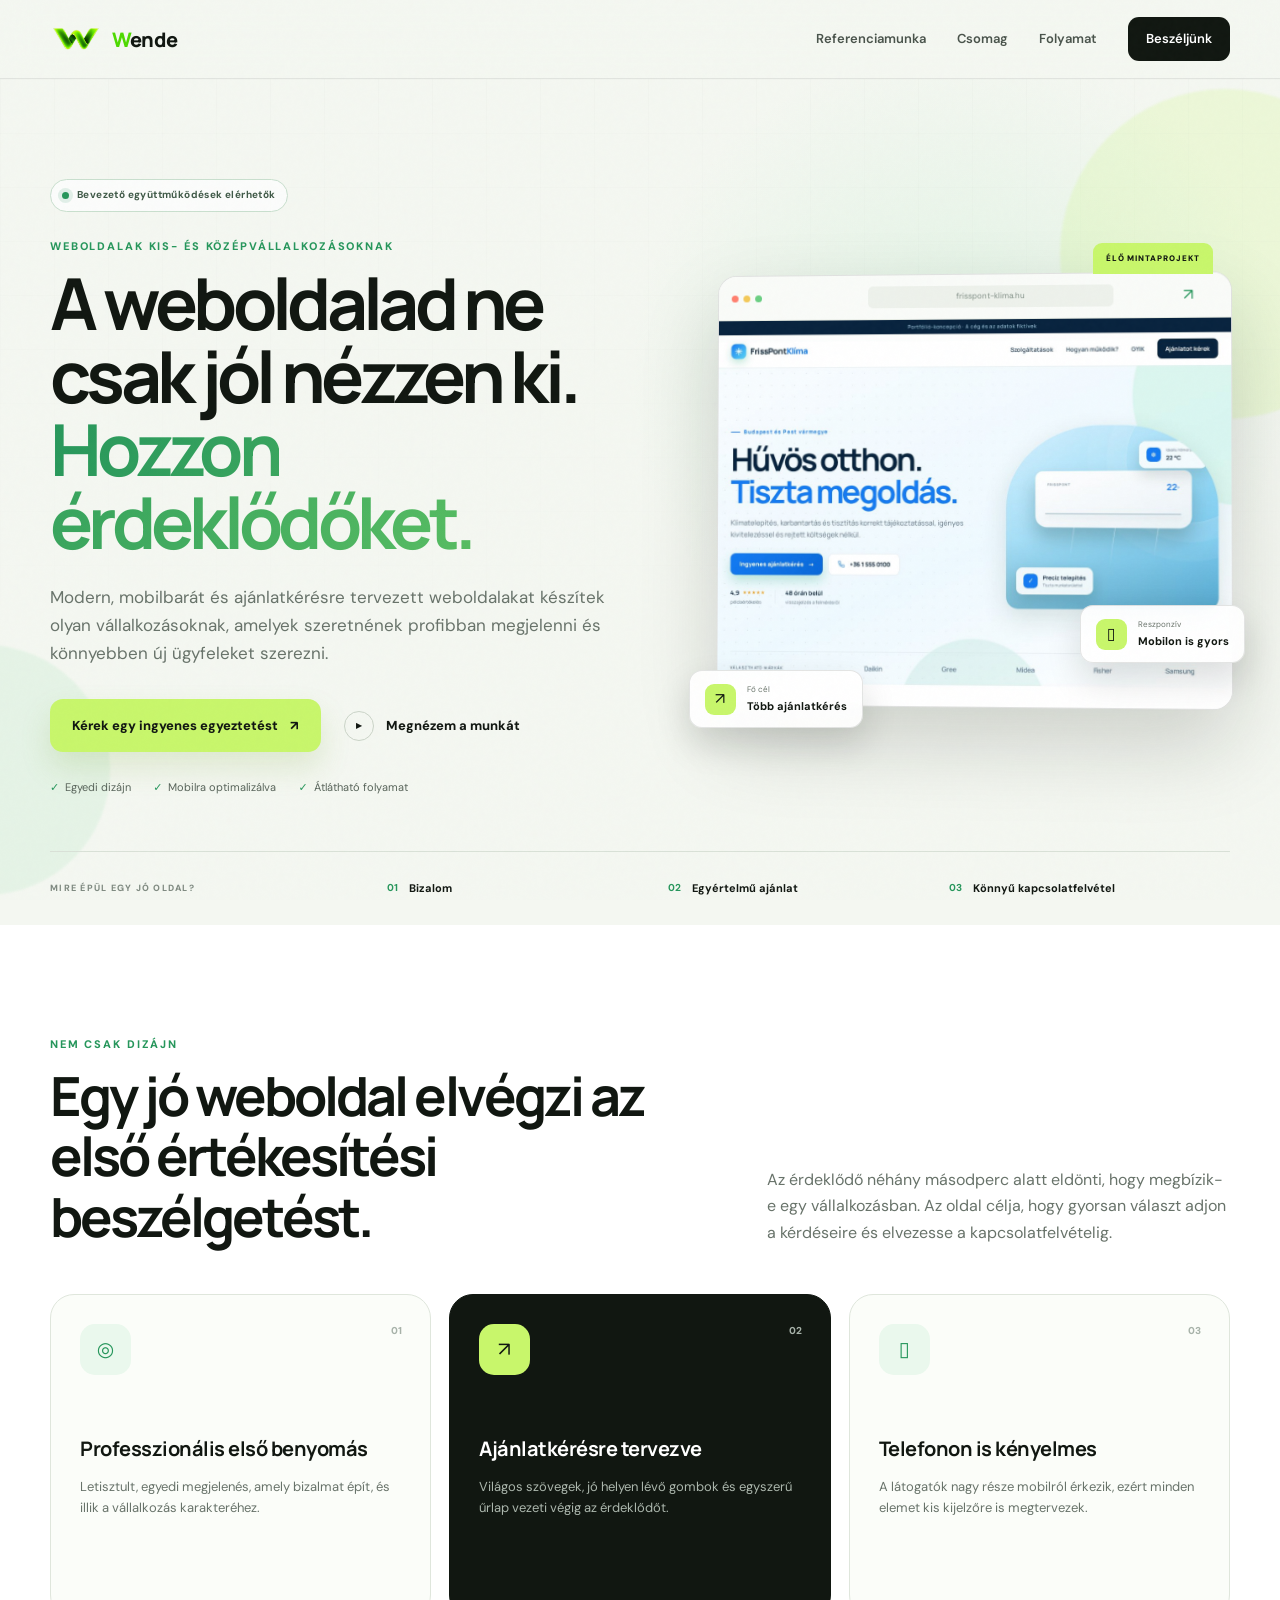
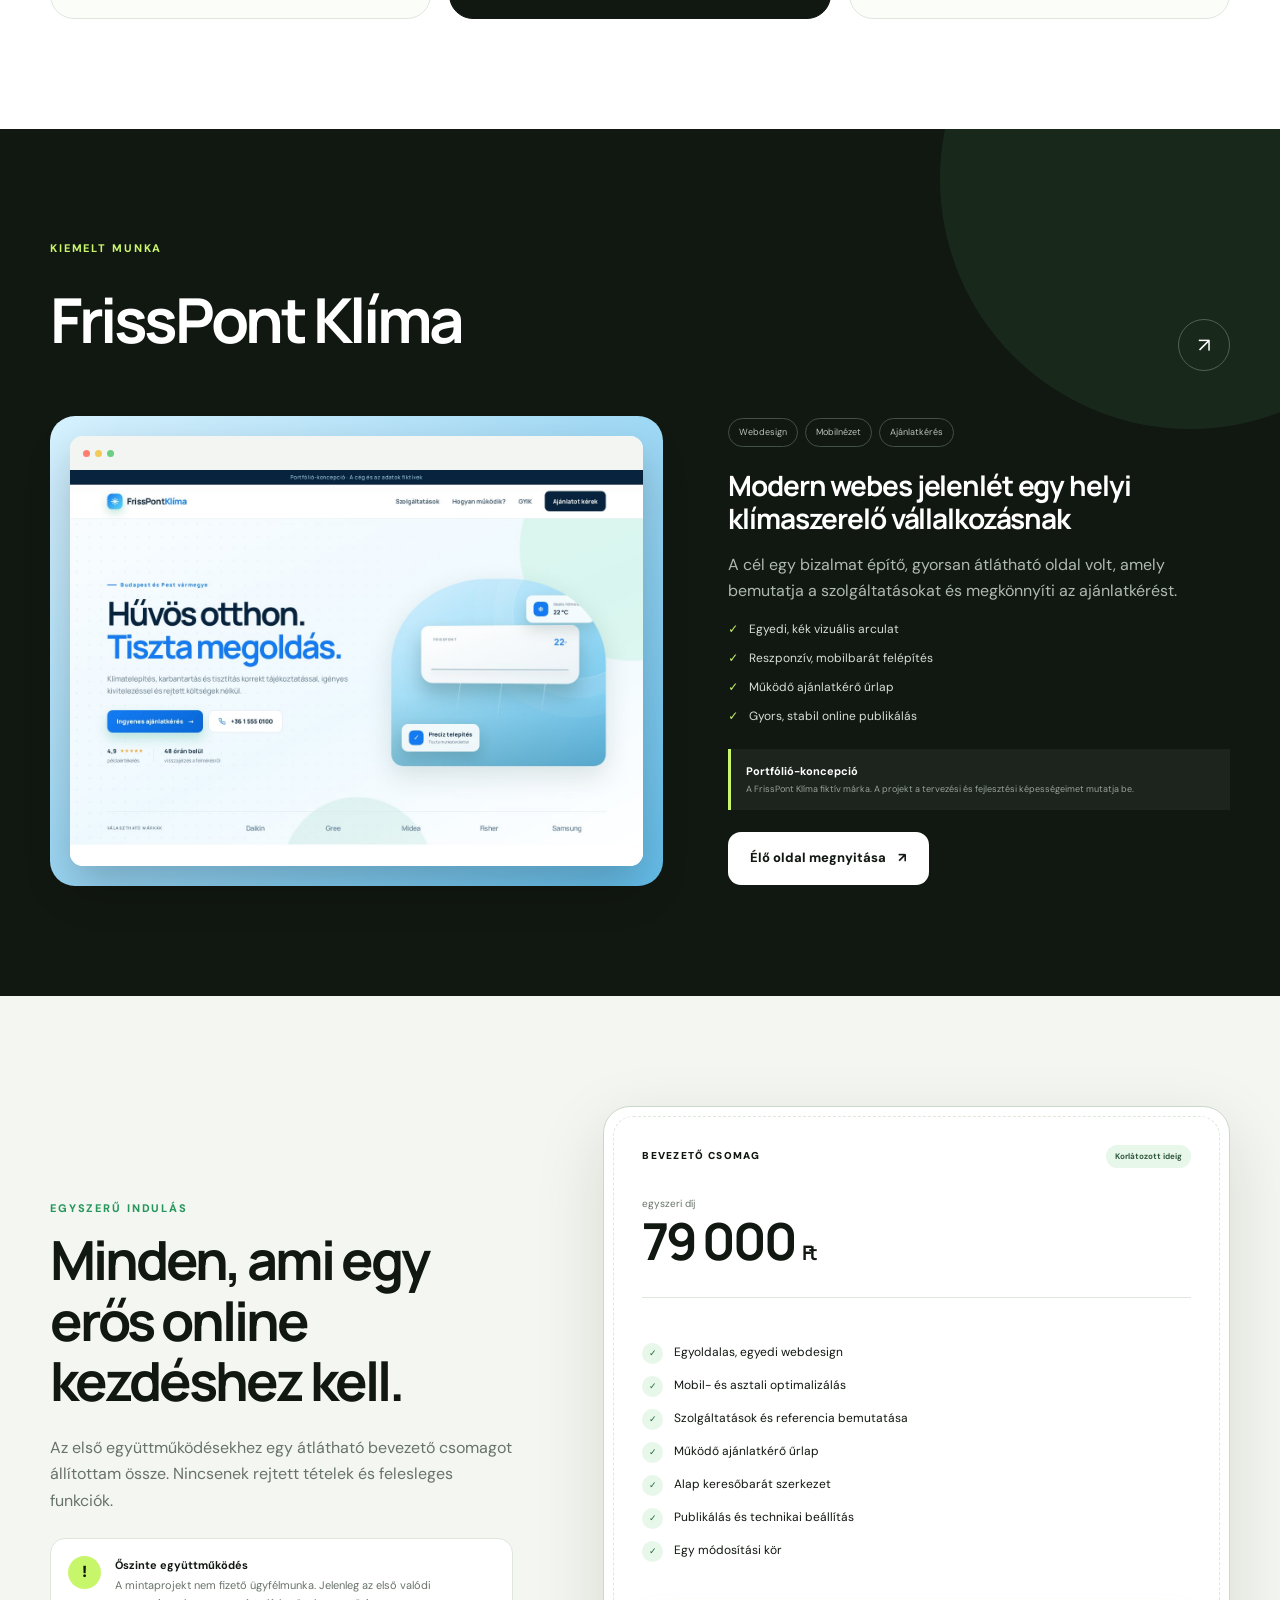
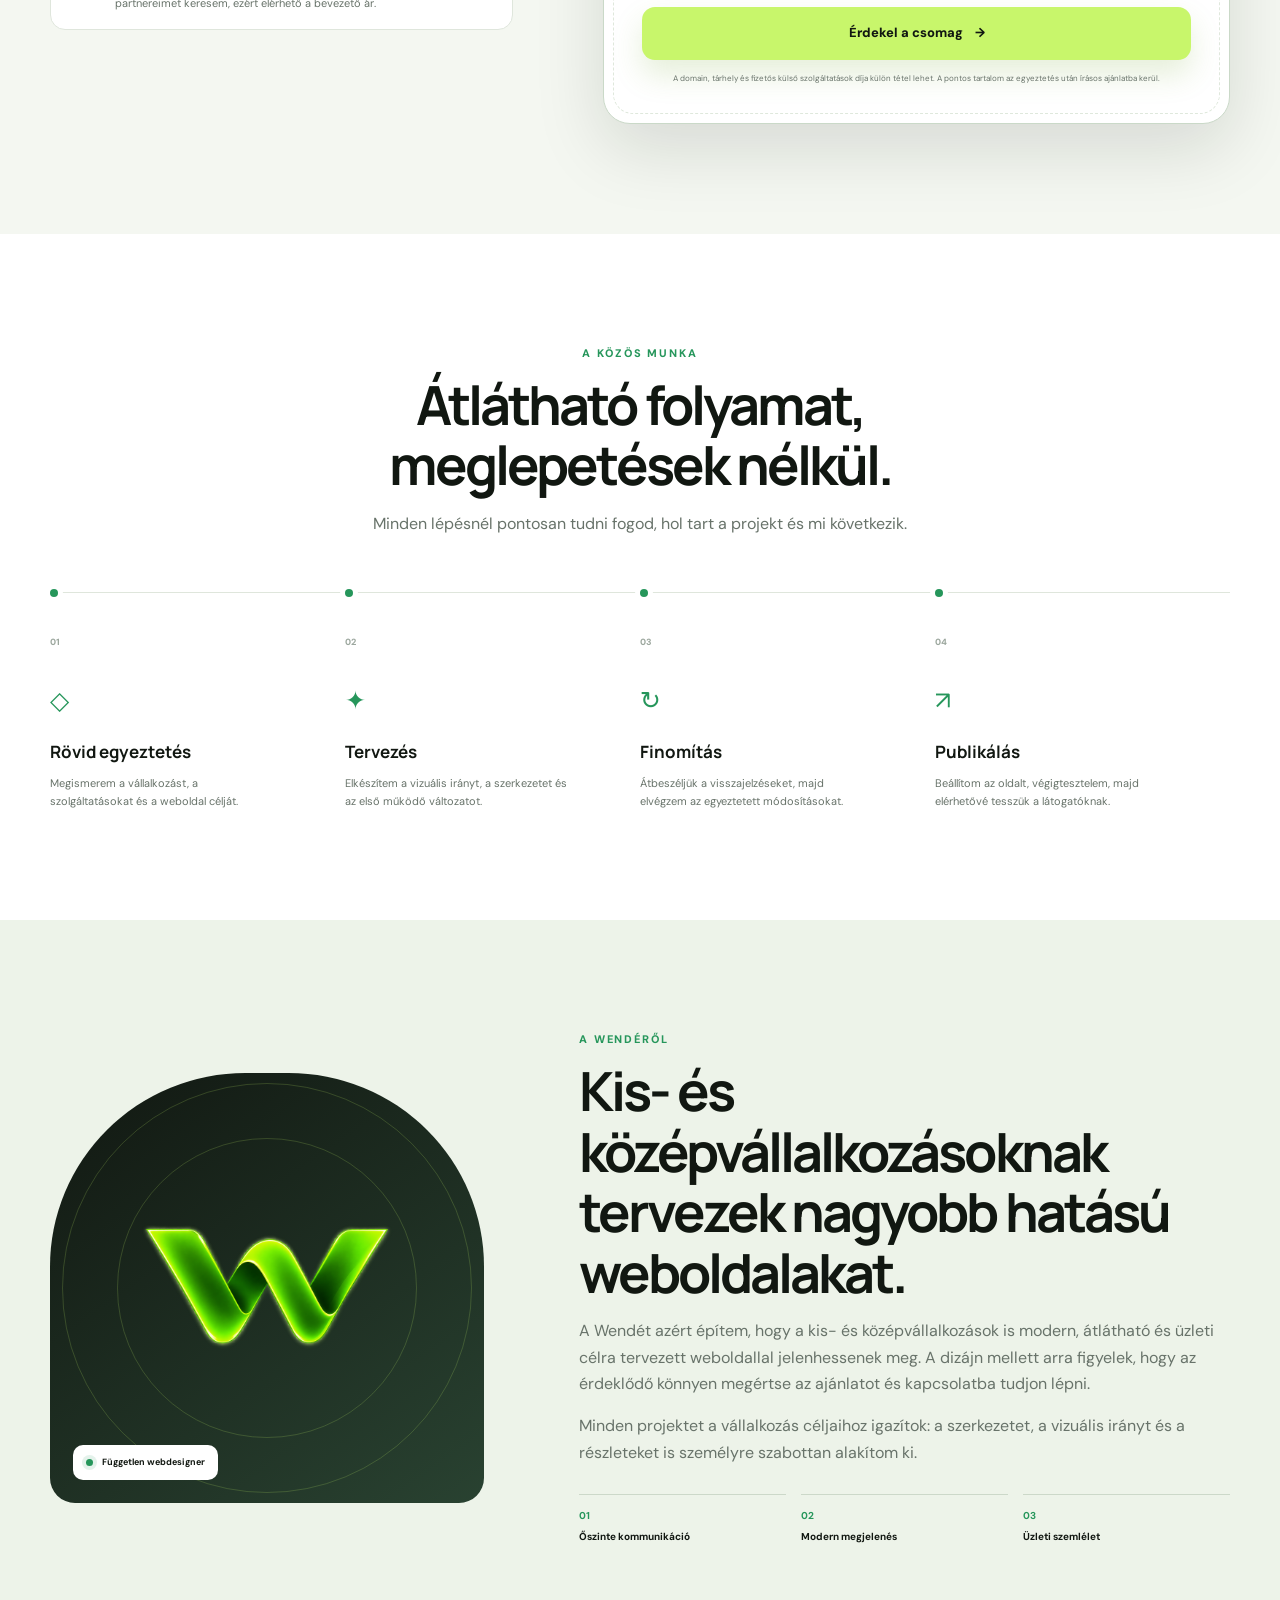
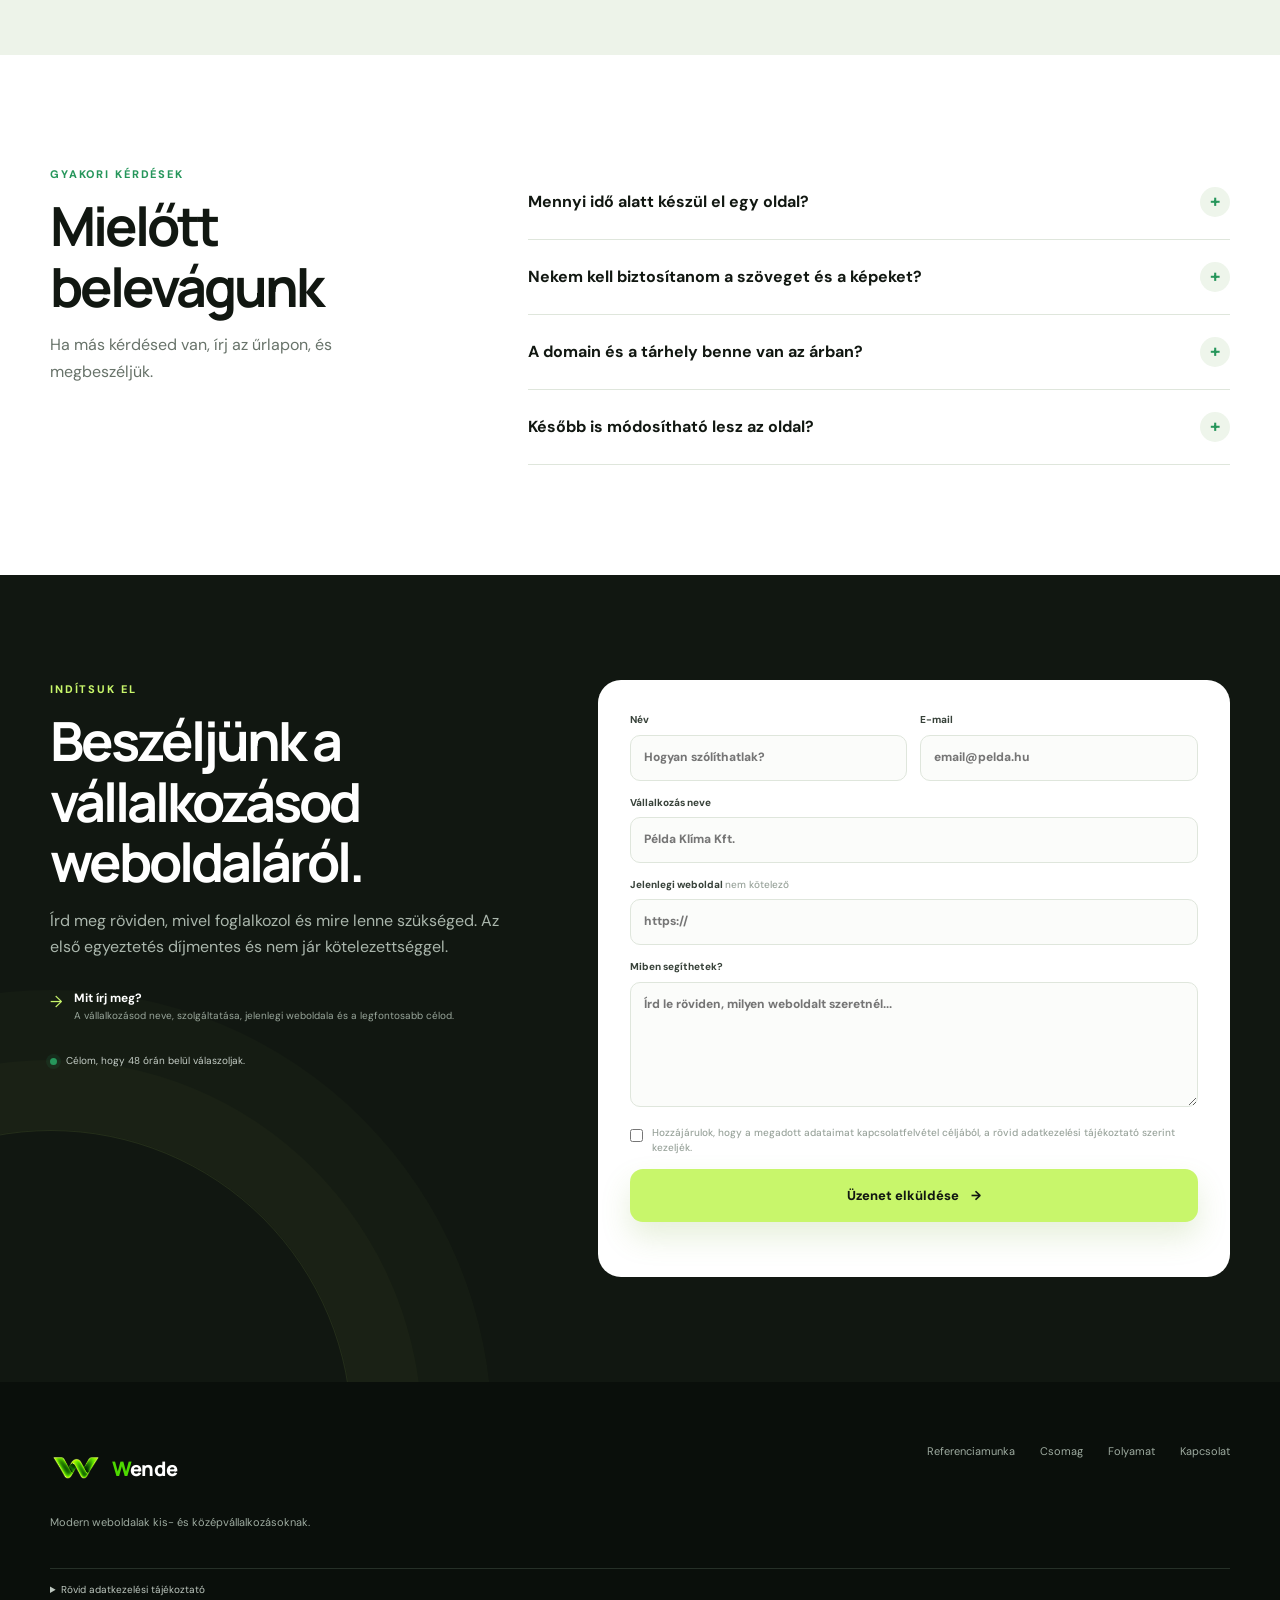
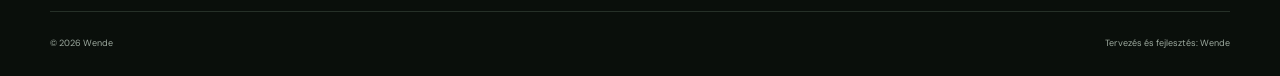
<file: index.html>
<!doctype html>
<html lang="hu">
<head>
  <meta charset="utf-8">
  <meta name="viewport" content="width=device-width, initial-scale=1">
  <meta name="description" content="A Wende modern, ügyfélszerzésre tervezett weboldalakat készít kis- és középvállalkozásoknak.">
  <meta name="theme-color" content="#111711">
  <title>Wende — Weboldalak, amelyek érdeklődőket hoznak</title>
  <link rel="preconnect" href="https://fonts.googleapis.com">
  <link rel="preconnect" href="https://fonts.gstatic.com" crossorigin>
  <link href="https://fonts.googleapis.com/css2?family=DM+Sans:wght@400;500;600;700&amp;family=Manrope:wght@600;700;800&amp;display=swap" rel="stylesheet">
  <link rel="icon" href="assets/wende-original-logo-v3.png" type="image/svg+xml">
  <link rel="stylesheet" href="styles.css">
</head>
<body>
  <div class="noise" aria-hidden="true"></div>
  <header class="site-header" id="top">
    <div class="container nav-wrap">
      <a class="brand" href="#top" aria-label="Wende kezdőlap">
        <img class="brand-mark" src="assets/wende-original-logo-v3.png" alt="" width="52" height="52">
        <span><span>W</span>ende</span>
      </a>
      <button class="menu-toggle" aria-label="Menü megnyitása" aria-expanded="false"><span></span><span></span></button>
      <nav class="nav" aria-label="Főmenü">
        <a href="#munka">Referenciamunka</a>
        <a href="#csomag">Csomag</a>
        <a href="#folyamat">Folyamat</a>
        <a class="nav-button" href="#kapcsolat">Beszéljünk</a>
      </nav>
    </div>
  </header>

  <main>
    <section class="hero">
      <div class="orb orb-one"></div><div class="orb orb-two"></div>
      <div class="container hero-grid">
        <div class="hero-copy reveal">
          <div class="availability"><i></i> Bevezető együttműködések elérhetők</div>
          <p class="overline">Weboldalak kis- és középvállalkozásoknak</p>
          <h1>A weboldalad ne csak jól nézzen ki. <em>Hozzon érdeklődőket.</em></h1>
          <p class="hero-lead">Modern, mobilbarát és ajánlatkérésre tervezett weboldalakat készítek olyan vállalkozásoknak, amelyek szeretnének profibban megjelenni és könnyebben új ügyfeleket szerezni.</p>
          <div class="hero-actions">
            <a class="button button-primary" href="#kapcsolat">Kérek egy ingyenes egyeztetést <span>↗</span></a>
            <a class="button button-text" href="#munka"><i>▶</i> Megnézem a munkát</a>
          </div>
          <div class="hero-points">
            <span><b>✓</b> Egyedi dizájn</span><span><b>✓</b> Mobilra optimalizálva</span><span><b>✓</b> Átlátható folyamat</span>
          </div>
        </div>

        <div class="hero-stage reveal delay-one">
          <div class="stage-label">ÉLŐ MINTAPROJEKT</div>
          <div class="browser-card">
            <div class="browser-top"><div class="dots"><i></i><i></i><i></i></div><div class="address">frisspont-klima.hu</div><div class="browser-action">↗</div></div>
            <div class="browser-screen"><img src="assets/frisspont-preview-blue.jpg" alt="A FrissPont Klíma mintaprojekt képernyőképe"></div>
          </div>
          <div class="float-card float-result"><span class="float-icon">↗</span><div><small>Fő cél</small><strong>Több ajánlatkérés</strong></div></div>
          <div class="float-card float-mobile"><span class="phone-icon">▯</span><div><small>Reszponzív</small><strong>Mobilon is gyors</strong></div></div>
        </div>
      </div>
      <div class="container value-strip reveal">
        <span class="strip-title">MIRE ÉPÜL EGY JÓ OLDAL?</span>
        <div><b>01</b> Bizalom</div><div><b>02</b> Egyértelmű ajánlat</div><div><b>03</b> Könnyű kapcsolatfelvétel</div>
      </div>
    </section>

    <section class="section problem" id="szolgaltatas">
      <div class="container">
        <div class="section-heading reveal">
          <div><p class="eyebrow">NEM CSAK DIZÁJN</p><h2>Egy jó weboldal elvégzi az első értékesítési beszélgetést.</h2></div>
          <p>Az érdeklődő néhány másodperc alatt eldönti, hogy megbízik-e egy vállalkozásban. Az oldal célja, hogy gyorsan választ adjon a kérdéseire és elvezesse a kapcsolatfelvételig.</p>
        </div>
        <div class="benefit-grid">
          <article class="benefit-card reveal"><span class="card-icon">◎</span><div class="number">01</div><h3>Professzionális első benyomás</h3><p>Letisztult, egyedi megjelenés, amely bizalmat épít, és illik a vállalkozás karakteréhez.</p></article>
          <article class="benefit-card dark reveal delay-one"><span class="card-icon">↗</span><div class="number">02</div><h3>Ajánlatkérésre tervezve</h3><p>Világos szövegek, jó helyen lévő gombok és egyszerű űrlap vezeti végig az érdeklődőt.</p></article>
          <article class="benefit-card reveal delay-two"><span class="card-icon">▯</span><div class="number">03</div><h3>Telefonon is kényelmes</h3><p>A látogatók nagy része mobilról érkezik, ezért minden elemet kis kijelzőre is megtervezek.</p></article>
        </div>
      </div>
    </section>

    <section class="section work" id="munka">
      <div class="container">
        <div class="work-head reveal"><div><p class="eyebrow light">KIEMELT MUNKA</p><h2>FrissPont Klíma</h2></div><a class="round-link" href="https://kovacskendezsolt21-hue.github.io/frisspont-klima/" target="_blank" rel="noopener" aria-label="Mintaprojekt megnyitása">↗</a></div>
        <div class="case-grid">
          <div class="case-image reveal"><div class="case-browser"><div class="case-bar"><span></span><span></span><span></span></div><img src="assets/frisspont-preview-blue.jpg" alt="FrissPont Klíma weboldal"></div></div>
          <div class="case-copy reveal delay-one">
            <div class="tag-row"><span>Webdesign</span><span>Mobilnézet</span><span>Ajánlatkérés</span></div>
            <h3>Modern webes jelenlét egy helyi klímaszerelő vállalkozásnak</h3>
            <p>A cél egy bizalmat építő, gyorsan átlátható oldal volt, amely bemutatja a szolgáltatásokat és megkönnyíti az ajánlatkérést.</p>
            <ul class="case-list"><li><i>✓</i> Egyedi, kék vizuális arculat</li><li><i>✓</i> Reszponzív, mobilbarát felépítés</li><li><i>✓</i> Működő ajánlatkérő űrlap</li><li><i>✓</i> Gyors, stabil online publikálás</li></ul>
            <div class="concept-note"><strong>Portfólió-koncepció</strong><span>A FrissPont Klíma fiktív márka. A projekt a tervezési és fejlesztési képességeimet mutatja be.</span></div>
            <a class="button button-light" href="https://kovacskendezsolt21-hue.github.io/frisspont-klima/" target="_blank" rel="noopener">Élő oldal megnyitása <span>↗</span></a>
          </div>
        </div>
      </div>
    </section>

    <section class="section package" id="csomag">
      <div class="container package-grid">
        <div class="package-intro reveal">
          <p class="eyebrow">EGYSZERŰ INDULÁS</p>
          <h2>Minden, ami egy erős online kezdéshez kell.</h2>
          <p>Az első együttműködésekhez egy átlátható bevezető csomagot állítottam össze. Nincsenek rejtett tételek és felesleges funkciók.</p>
          <div class="honesty"><span>!</span><p><strong>Őszinte együttműködés</strong>A mintaprojekt nem fizető ügyfélmunka. Jelenleg az első valódi partnereimet keresem, ezért elérhető a bevezető ár.</p></div>
        </div>
        <article class="price-card reveal delay-one">
          <div class="price-top"><span>BEVEZETŐ CSOMAG</span><i>Korlátozott ideig</i></div>
          <div class="price"><small>egyszeri díj</small><strong>79 000 <em>Ft</em></strong></div>
          <ul><li><b>✓</b> Egyoldalas, egyedi webdesign</li><li><b>✓</b> Mobil- és asztali optimalizálás</li><li><b>✓</b> Szolgáltatások és referencia bemutatása</li><li><b>✓</b> Működő ajánlatkérő űrlap</li><li><b>✓</b> Alap keresőbarát szerkezet</li><li><b>✓</b> Publikálás és technikai beállítás</li><li><b>✓</b> Egy módosítási kör</li></ul>
          <a class="button button-primary full" href="#kapcsolat">Érdekel a csomag <span>→</span></a>
          <p class="price-note">A domain, tárhely és fizetős külső szolgáltatások díja külön tétel lehet. A pontos tartalom az egyeztetés után írásos ajánlatba kerül.</p>
        </article>
      </div>
    </section>

    <section class="section process" id="folyamat">
      <div class="container">
        <div class="center-heading reveal"><p class="eyebrow">A KÖZÖS MUNKA</p><h2>Átlátható folyamat, meglepetések nélkül.</h2><p>Minden lépésnél pontosan tudni fogod, hol tart a projekt és mi következik.</p></div>
        <div class="process-grid">
          <article class="process-step reveal"><span>01</span><div class="step-icon">◇</div><h3>Rövid egyeztetés</h3><p>Megismerem a vállalkozást, a szolgáltatásokat és a weboldal célját.</p></article>
          <article class="process-step reveal delay-one"><span>02</span><div class="step-icon">✦</div><h3>Tervezés</h3><p>Elkészítem a vizuális irányt, a szerkezetet és az első működő változatot.</p></article>
          <article class="process-step reveal delay-two"><span>03</span><div class="step-icon">↻</div><h3>Finomítás</h3><p>Átbeszéljük a visszajelzéseket, majd elvégzem az egyeztetett módosításokat.</p></article>
          <article class="process-step reveal delay-three"><span>04</span><div class="step-icon">↗</div><h3>Publikálás</h3><p>Beállítom az oldalt, végigtesztelem, majd elérhetővé tesszük a látogatóknak.</p></article>
        </div>
      </div>
    </section>

    <section class="section about">
      <div class="container about-grid">
        <div class="about-visual reveal"><img class="about-logo" src="assets/wende-original-logo-v3.png" alt="Wende W monogram"><span class="orbit orbit-a"></span><span class="orbit orbit-b"></span><div class="about-badge"><i></i> Független webdesigner</div></div>
        <div class="about-copy reveal delay-one"><p class="eyebrow">A WENDÉRŐL</p><h2>Kis- és középvállalkozásoknak tervezek nagyobb hatású weboldalakat.</h2><p>A Wendét azért építem, hogy a kis- és középvállalkozások is modern, átlátható és üzleti célra tervezett weboldallal jelenhessenek meg. A dizájn mellett arra figyelek, hogy az érdeklődő könnyen megértse az ajánlatot és kapcsolatba tudjon lépni.</p><p>Minden projektet a vállalkozás céljaihoz igazítok: a szerkezetet, a vizuális irányt és a részleteket is személyre szabottan alakítom ki.</p><div class="values"><div><strong>01</strong><span>Őszinte kommunikáció</span></div><div><strong>02</strong><span>Modern megjelenés</span></div><div><strong>03</strong><span>Üzleti szemlélet</span></div></div></div>
      </div>
    </section>

    <section class="section faq" id="gyik">
      <div class="container faq-grid">
        <div class="faq-title reveal"><p class="eyebrow">GYAKORI KÉRDÉSEK</p><h2>Mielőtt belevágunk</h2><p>Ha más kérdésed van, írj az űrlapon, és megbeszéljük.</p></div>
        <div class="accordion">
          <article class="faq-item reveal"><button aria-expanded="false"><span>Mennyi idő alatt készül el egy oldal?</span><i>+</i></button><div class="answer"><p>Az anyagok beérkezése után egy egyszerű bemutatkozó oldal általában 7–10 munkanap alatt készül el. A pontos határidőt az ajánlatban rögzítjük.</p></div></article>
          <article class="faq-item reveal"><button aria-expanded="false"><span>Nekem kell biztosítanom a szöveget és a képeket?</span><i>+</i></button><div class="answer"><p>A vállalkozásra vonatkozó pontos információkat és saját referenciafotókat az ügyfél biztosítja. A webes megfogalmazás és a tartalom rendszerezésében segítek.</p></div></article>
          <article class="faq-item reveal"><button aria-expanded="false"><span>A domain és a tárhely benne van az árban?</span><i>+</i></button><div class="answer"><p>A beállításban segítek, de a domain, a tárhely és az esetleges fizetős szolgáltatások díja külön tétel lehet.</p></div></article>
          <article class="faq-item reveal"><button aria-expanded="false"><span>Később is módosítható lesz az oldal?</span><i>+</i></button><div class="answer"><p>Igen. A csomag egy egyeztetett módosítási kört tartalmaz, később pedig külön vagy karbantartási együttműködés keretében frissíthető.</p></div></article>
        </div>
      </div>
    </section>

    <section class="contact" id="kapcsolat">
      <div class="container contact-grid">
        <div class="contact-copy reveal"><p class="eyebrow light">INDÍTSUK EL</p><h2>Beszéljünk a vállalkozásod weboldaláról.</h2><p>Írd meg röviden, mivel foglalkozol és mire lenne szükséged. Az első egyeztetés díjmentes és nem jár kötelezettséggel.</p><div class="contact-detail"><span>→</span><div><strong>Mit írj meg?</strong><small>A vállalkozásod neve, szolgáltatása, jelenlegi weboldala és a legfontosabb célod.</small></div></div><div class="response-time"><i></i> Célom, hogy 48 órán belül válaszoljak.</div></div>
        <form class="contact-form reveal delay-one" id="contactForm" action="https://formspree.io/f/xgaovzba" method="POST">
          <input type="hidden" name="_subject" value="Új Wende érdeklődés">
          <input type="hidden" name="source" value="Wende portfólió">
          <input type="text" name="_gotcha" class="honeypot" tabindex="-1" autocomplete="off" aria-hidden="true">
          <div class="form-row"><label>Név<input type="text" name="name" placeholder="Hogyan szólíthatlak?" autocomplete="name" required></label><label>E-mail<input type="email" name="email" placeholder="email@pelda.hu" autocomplete="email" required></label></div>
          <label>Vállalkozás neve<input type="text" name="business" placeholder="Példa Klíma Kft." autocomplete="organization"></label>
          <label>Jelenlegi weboldal <span>nem kötelező</span><input type="url" name="website" placeholder="https://"></label>
          <label>Miben segíthetek?<textarea name="message" rows="5" placeholder="Írd le röviden, milyen weboldalt szeretnél..." required></textarea></label>
          <label class="checkbox"><input type="checkbox" name="privacy_consent" value="accepted" required><span>Hozzájárulok, hogy a megadott adataimat kapcsolatfelvétel céljából, a rövid adatkezelési tájékoztató szerint kezeljék.</span></label>
          <button class="button button-primary full submit-button" type="submit">Üzenet elküldése <span>→</span></button>
          <p class="form-status" role="status" aria-live="polite"></p>
        </form>
      </div>
    </section>
  </main>

  <footer>
    <div class="container footer-main"><div><a class="brand footer-brand" href="#top"><img class="brand-mark" src="assets/wende-original-logo-v3.png" alt="" width="52" height="52"><span><span>W</span>ende</span></a><p>Modern weboldalak kis- és középvállalkozásoknak.</p></div><div class="footer-links"><a href="#munka">Referenciamunka</a><a href="#csomag">Csomag</a><a href="#folyamat">Folyamat</a><a href="#kapcsolat">Kapcsolat</a></div></div>
    <div class="container privacy-box" id="adatkezeles"><details><summary>Rövid adatkezelési tájékoztató</summary><p>Az űrlapon megadott adatokat kizárólag kapcsolatfelvétel és ajánlatadás céljából használjuk. Az adatok továbbításában és tárolásában külső adatfeldolgozó szolgáltatás működhet közre. Éles üzleti használat előtt ezt a tájékoztatót a szolgáltató pontos adataival, megőrzési idővel és az érintetti jogok részleteivel ki kell egészíteni.</p></details></div>
    <div class="container footer-bottom"><span>© 2026 Wende</span><span>Tervezés és fejlesztés: Wende</span></div>
  </footer>
  <script src="script.js"></script>
</body>
</html>
</file>
<file: styles.css>
:root {
  --ink: #111711;
  --ink-2: #1a241c;
  --green: #62d98b;
  --green-dark: #26965b;
  --lime: #c8f66b; --neon: #6dff12;
  --cream: #f4f7f1;
  --white: #ffffff;
  --muted: #68736a;
  --line: #dfe6dc;
  --danger: #b42318;
  --radius: 24px;
  --shadow: 0 24px 70px rgba(17, 23, 17, .13);
}
* { box-sizing: border-box; }
html { scroll-behavior: smooth; }
body { margin: 0; color: var(--ink); background: var(--cream); font-family: "DM Sans", system-ui, sans-serif; line-height: 1.65; overflow-x: hidden; }
a { color: inherit; text-decoration: none; }
button, input, textarea { font: inherit; }
img { display: block; max-width: 100%; }
.container { width: min(1180px, calc(100% - 40px)); margin-inline: auto; }
.noise { position: fixed; inset: 0; z-index: 100; pointer-events: none; opacity: .035; background-image: url("data:image/svg+xml,%3Csvg viewBox=%270 0 180 180%27 xmlns=%27http://www.w3.org/2000/svg%27%3E%3Cfilter id=%27n%27%3E%3CfeTurbulence type=%27fractalNoise%27 baseFrequency=%27.85%27 numOctaves=%274%27 stitchTiles=%27stitch%27/%3E%3C/filter%3E%3Crect width=%27100%25%27 height=%27100%25%27 filter=%27url(%23n)%27 opacity=%27.55%27/%3E%3C/svg%3E"); }
.site-header { position: sticky; top: 0; z-index: 50; background: rgba(244,247,241,.88); border-bottom: 1px solid rgba(17,23,17,.08); backdrop-filter: blur(18px); }
.nav-wrap { height: 78px; display: flex; align-items: center; justify-content: space-between; }
.brand { display: inline-flex; align-items: center; gap: 10px; font-family: "Manrope", sans-serif; font-size: 20px; font-weight: 800; letter-spacing: -.04em; }
.brand > span:last-child > span { color: #4ed900; }
.brand-mark { display: block; width: 52px; height: 52px; object-fit: contain; }
.nav { display: flex; align-items: center; gap: 31px; font-size: 13px; font-weight: 600; }
.nav > a:not(.nav-button) { color: #49534b; transition: color .2s; }.nav > a:not(.nav-button):hover { color: var(--green-dark); }
.nav-button { padding: 11px 18px; color: white; background: var(--ink); border-radius: 11px; transition: transform .2s, background .2s; }.nav-button:hover { transform: translateY(-2px); background: var(--green-dark); }
.menu-toggle { display: none; width: 42px; height: 42px; padding: 10px; border: 0; background: transparent; }.menu-toggle span { display: block; height: 2px; margin: 6px 0; background: var(--ink); transition: .2s; }
.hero { position: relative; overflow: hidden; padding: 100px 0 0; background: radial-gradient(circle at 75% 35%, rgba(98,217,139,.13), transparent 30%), var(--cream); }
.hero::before { content: ""; position: absolute; inset: 0; opacity: .34; background-image: linear-gradient(rgba(17,23,17,.035) 1px, transparent 1px), linear-gradient(90deg, rgba(17,23,17,.035) 1px, transparent 1px); background-size: 54px 54px; mask-image: linear-gradient(to bottom, #000, transparent 86%); }
.orb { position: absolute; border-radius: 50%; filter: blur(1px); }.orb-one { width: 330px; height: 330px; right: -110px; top: 10px; background: rgba(200,246,107,.18); }.orb-two { width: 250px; height: 250px; left: -140px; bottom: 30px; background: rgba(98,217,139,.1); }
.hero-grid { position: relative; display: grid; grid-template-columns: 1.02fr .98fr; gap: 75px; align-items: center; min-height: 590px; }
.availability { display: inline-flex; align-items: center; gap: 8px; margin-bottom: 25px; padding: 7px 11px; border: 1px solid #c9dfce; border-radius: 999px; color: #3f5947; background: rgba(255,255,255,.7); font-size: 10px; font-weight: 700; letter-spacing: .04em; }.availability i, .response-time i, .about-badge i { width: 7px; height: 7px; border-radius: 50%; background: var(--green-dark); box-shadow: 0 0 0 4px rgba(38,150,91,.12); }
.overline, .eyebrow { margin: 0 0 12px; color: var(--green-dark); font-size: 11px; font-weight: 800; letter-spacing: .17em; text-transform: uppercase; }
h1, h2, h3 { font-family: "Manrope", sans-serif; }
h1 { max-width: 680px; margin: 0 0 24px; color: var(--ink); font-size: clamp(49px, 5.6vw, 76px); line-height: 1.02; letter-spacing: -.065em; }
h1 em { font-style: normal; background: linear-gradient(120deg, var(--green-dark), #57bd62); -webkit-background-clip: text; background-clip: text; color: transparent; }
.hero-lead { max-width: 620px; margin: 0; color: var(--muted); font-size: 17px; }
.hero-actions { display: flex; align-items: center; gap: 14px; margin: 32px 0 26px; }
.button { display: inline-flex; align-items: center; justify-content: center; gap: 12px; min-height: 53px; padding: 0 22px; border: 0; border-radius: 13px; font-size: 13px; font-weight: 800; cursor: pointer; transition: transform .2s, box-shadow .2s, background .2s; }.button:hover { transform: translateY(-2px); }.button-primary { color: var(--ink); background: var(--lime); box-shadow: 0 15px 30px rgba(117,169,52,.18); }.button-primary:hover { box-shadow: 0 18px 38px rgba(117,169,52,.28); }.button-text { padding-inline: 9px; }.button-text i { display: grid; place-items: center; width: 30px; height: 30px; border: 1px solid #cbd4c8; border-radius: 50%; font-size: 8px; font-style: normal; }.button-light { background: white; color: var(--ink); }.full { width: 100%; }
.hero-points { display: flex; gap: 22px; color: #58645a; font-size: 11px; }.hero-points span { display: flex; align-items: center; gap: 6px; }.hero-points b { color: var(--green-dark); }
.hero-stage { position: relative; height: 490px; }.stage-label { position: absolute; z-index: 5; right: 17px; top: 0; padding: 9px 13px; border-radius: 9px 9px 0 0; color: var(--ink); background: var(--lime); font-size: 8px; font-weight: 900; letter-spacing: .12em; }
.browser-card { position: absolute; inset: 30px 0 26px 25px; border: 1px solid rgba(17,23,17,.13); border-radius: 19px; background: white; box-shadow: 0 35px 80px rgba(17,23,17,.17); transform: perspective(1200px) rotateY(-3deg) rotateX(1deg); overflow: hidden; }
.browser-top { height: 45px; display: grid; grid-template-columns: 70px 1fr 34px; align-items: center; padding: 0 13px; border-bottom: 1px solid #e6ebe3; background: #f9fbf8; }.dots { display: flex; gap: 5px; }.dots i, .case-bar span { width: 7px; height: 7px; border-radius: 50%; background: #d4dbd1; }.dots i:first-child, .case-bar span:first-child { background: #ff806f; }.dots i:nth-child(2), .case-bar span:nth-child(2) { background: #f3c95a; }.dots i:nth-child(3), .case-bar span:nth-child(3) { background: #6bcf83; }.address { justify-self: center; width: 64%; padding: 4px 10px; border-radius: 5px; color: #829087; background: #edf1eb; text-align: center; font-size: 8px; }.browser-action { color: var(--green-dark); }
.browser-screen { height: calc(100% - 45px); overflow: hidden; }.browser-screen img { width: 100%; height: 100%; object-fit: cover; object-position: top; }
.float-card { position: absolute; z-index: 6; display: flex; align-items: center; gap: 11px; padding: 12px 15px; border: 1px solid rgba(17,23,17,.11); border-radius: 13px; background: rgba(255,255,255,.93); box-shadow: 0 16px 35px rgba(17,23,17,.14); backdrop-filter: blur(8px); }.float-card div { display: flex; flex-direction: column; }.float-card small { color: var(--muted); font-size: 8px; }.float-card strong { font-size: 11px; }.float-result { left: 0; bottom: 5px; }.float-mobile { right: -15px; bottom: 70px; }.float-icon, .phone-icon { display: grid; place-items: center; width: 31px; height: 31px; border-radius: 9px; color: var(--ink); background: var(--lime); font-style: normal; }
.value-strip { position: relative; display: grid; grid-template-columns: 1.2fr repeat(3, 1fr); align-items: center; margin-top: 55px; padding: 27px 0; border-top: 1px solid #d9e1d7; }.strip-title { color: #7f8a81; font-size: 9px; font-weight: 800; letter-spacing: .14em; }.value-strip div { display: flex; gap: 11px; align-items: center; font-size: 11px; font-weight: 700; }.value-strip b { color: var(--green-dark); font-size: 10px; }
.section { padding: 110px 0; }.section-heading { display: grid; grid-template-columns: 1.15fr .85fr; gap: 90px; align-items: end; margin-bottom: 48px; }.section-heading h2, .package h2, .center-heading h2, .about h2, .faq h2, .contact h2 { margin: 0; font-size: clamp(35px, 4.5vw, 54px); line-height: 1.12; letter-spacing: -.055em; }.section-heading > p { margin: 0; color: var(--muted); }
.problem { background: white; }.benefit-grid { display: grid; grid-template-columns: repeat(3, 1fr); gap: 18px; }.benefit-card { position: relative; min-height: 325px; padding: 29px; border: 1px solid var(--line); border-radius: var(--radius); background: #fbfdf9; overflow: hidden; transition: transform .25s, box-shadow .25s; }.benefit-card:hover { transform: translateY(-6px); box-shadow: var(--shadow); }.benefit-card.dark { color: white; background: var(--ink); border-color: var(--ink); }.benefit-card.dark p { color: #acb7ad; }.benefit-card.dark .card-icon { color: var(--ink); background: var(--lime); }.card-icon { display: grid; place-items: center; width: 51px; height: 51px; margin-bottom: 57px; border-radius: 15px; color: var(--green-dark); background: #eaf8ed; font-size: 20px; }.number { position: absolute; top: 28px; right: 28px; color: #a7b2a9; font-size: 10px; font-weight: 800; }.benefit-card h3 { margin: 0 0 11px; font-size: 20px; letter-spacing: -.025em; }.benefit-card p { margin: 0; color: var(--muted); font-size: 13px; }
.work { position: relative; color: white; background: var(--ink); overflow: hidden; }.work::before { content: ""; position: absolute; width: 500px; height: 500px; right: -160px; top: -200px; border-radius: 50%; background: rgba(98,217,139,.09); }.work-head { position: relative; display: flex; align-items: end; justify-content: space-between; margin-bottom: 45px; }.work-head h2 { margin: 0; font-size: clamp(42px, 5vw, 62px); letter-spacing: -.055em; }.eyebrow.light { color: var(--lime); }.round-link { display: grid; place-items: center; width: 52px; height: 52px; border: 1px solid #506054; border-radius: 50%; font-size: 20px; transition: background .2s, color .2s; }.round-link:hover { color: var(--ink); background: var(--lime); }.case-grid { position: relative; display: grid; grid-template-columns: 1.1fr .9fr; gap: 65px; align-items: center; }.case-image { padding: 20px; border-radius: 25px; background: linear-gradient(145deg, #d7f2ff, #63bdea); }.case-browser { overflow: hidden; border-radius: 13px; background: white; box-shadow: 0 20px 45px rgba(0,0,0,.22); }.case-bar { display: flex; gap: 5px; align-items: center; height: 34px; padding: 0 13px; background: #f2f5f1; }.case-browser img { width: 100%; aspect-ratio: 1.45; object-fit: cover; object-position: top; }.tag-row { display: flex; flex-wrap: wrap; gap: 7px; }.tag-row span { padding: 6px 10px; border: 1px solid #425045; border-radius: 999px; color: #b6c2b8; font-size: 9px; }.case-copy h3 { margin: 22px 0 16px; font-size: 28px; line-height: 1.2; letter-spacing: -.04em; }.case-copy > p { color: #aeb9b0; }.case-list { padding: 0; list-style: none; }.case-list li { margin: 9px 0; color: #d7ded8; font-size: 12px; }.case-list i { margin-right: 8px; color: var(--lime); font-style: normal; }.concept-note { display: flex; flex-direction: column; gap: 2px; margin: 22px 0; padding: 13px 15px; border-left: 3px solid var(--lime); background: rgba(255,255,255,.05); }.concept-note strong { font-size: 11px; }.concept-note span { color: #96a299; font-size: 9px; }
.package { background: var(--cream); }.package-grid { display: grid; grid-template-columns: .85fr 1.15fr; gap: 90px; align-items: center; }.package-intro > p:not(.eyebrow) { margin: 24px 0; color: var(--muted); }.honesty { display: flex; gap: 14px; padding: 17px; border: 1px solid var(--line); border-radius: 15px; background: white; }.honesty > span { display: grid; place-items: center; flex: 0 0 33px; height: 33px; border-radius: 50%; background: var(--lime); font-weight: 900; }.honesty p { margin: 0; color: var(--muted); font-size: 11px; }.honesty strong { display: block; margin-bottom: 2px; color: var(--ink); }
.price-card { position: relative; padding: 38px; border: 1px solid #cad9c8; border-radius: 27px; background: white; box-shadow: var(--shadow); }.price-card::before { content: ""; position: absolute; inset: 9px; border: 1px dashed #dfe8dc; border-radius: 20px; pointer-events: none; }.price-card > * { position: relative; }.price-top { display: flex; justify-content: space-between; align-items: center; }.price-top > span { font-size: 10px; font-weight: 900; letter-spacing: .13em; }.price-top i { padding: 5px 9px; border-radius: 999px; color: #30583e; background: #e7f7e9; font-size: 8px; font-style: normal; font-weight: 700; }.price { display: flex; flex-direction: column; padding: 28px 0; border-bottom: 1px solid var(--line); }.price small { color: var(--muted); font-size: 10px; }.price strong { font-family: "Manrope", sans-serif; font-size: 51px; line-height: 1.1; letter-spacing: -.06em; }.price em { font-size: 20px; font-style: normal; }.price-card ul { padding: 17px 0; list-style: none; }.price-card li { margin: 12px 0; font-size: 12px; }.price-card li b { display: inline-grid; place-items: center; width: 21px; height: 21px; margin-right: 8px; border-radius: 50%; color: #236c42; background: #e7f7e9; font-size: 9px; }.price-note { margin: 12px 0 0; color: var(--muted); text-align: center; font-size: 8px; }
.process { background: white; }.center-heading { max-width: 720px; margin: 0 auto 55px; text-align: center; }.center-heading > p:last-child { color: var(--muted); }.process-grid { display: grid; grid-template-columns: repeat(4, 1fr); border-top: 1px solid var(--line); }.process-step { position: relative; padding: 34px 25px 0 0; }.process-step::before { content: ""; position: absolute; top: -4px; left: 0; width: 8px; height: 8px; border-radius: 50%; background: var(--green-dark); box-shadow: 0 0 0 5px white; }.process-step > span { color: #9ca79e; font-size: 9px; font-weight: 800; }.step-icon { margin: 26px 0 17px; color: var(--green-dark); font-size: 25px; }.process-step h3 { margin: 0 0 8px; font-size: 17px; }.process-step p { max-width: 230px; margin: 0; color: var(--muted); font-size: 11px; }
.about { background: #edf3e9; }.about-grid { display: grid; grid-template-columns: .8fr 1.2fr; gap: 95px; align-items: center; }.about-visual { position: relative; display: grid; place-items: center; height: 430px; border-radius: 45% 45% 25px 25px; background: linear-gradient(145deg, var(--ink), #294231); overflow: hidden; }.about-logo { position: relative; z-index: 2; width: 280px; height: auto; }.orbit { position: absolute; border: 1px solid rgba(200,246,107,.18); border-radius: 50%; }.orbit-a { width: 300px; height: 300px; }.orbit-b { width: 410px; height: 410px; }.about-badge { position: absolute; z-index: 3; left: 23px; bottom: 23px; display: flex; align-items: center; gap: 9px; padding: 10px 13px; border-radius: 10px; background: white; font-size: 9px; font-weight: 700; }.about-copy > p:not(.eyebrow) { color: var(--muted); }.values { display: grid; grid-template-columns: repeat(3, 1fr); gap: 15px; margin-top: 28px; }.values div { display: flex; flex-direction: column; padding-top: 13px; border-top: 1px solid #ccd8c9; }.values strong { color: var(--green-dark); font-size: 10px; }.values span { margin-top: 4px; font-size: 10px; font-weight: 700; }
.faq { background: white; }.faq-grid { display: grid; grid-template-columns: .7fr 1.3fr; gap: 100px; }.faq-title > p:last-child { color: var(--muted); }.faq-item { border-bottom: 1px solid var(--line); }.faq-item button { width: 100%; display: flex; align-items: center; justify-content: space-between; gap: 20px; padding: 22px 0; border: 0; color: var(--ink); background: transparent; text-align: left; font-weight: 700; cursor: pointer; }.faq-item button i { display: grid; place-items: center; flex: 0 0 30px; height: 30px; border-radius: 50%; background: #eef5eb; color: var(--green-dark); font-size: 18px; font-style: normal; transition: transform .2s; }.faq-item.open button i { transform: rotate(45deg); }.answer { max-height: 0; overflow: hidden; transition: max-height .3s; }.answer p { padding: 0 50px 20px 0; color: var(--muted); font-size: 12px; }
.contact { position: relative; padding: 105px 0; color: white; background: var(--ink); overflow: hidden; }.contact::before { content: ""; position: absolute; width: 600px; height: 600px; left: -250px; bottom: -350px; border: 1px solid rgba(200,246,107,.1); border-radius: 50%; box-shadow: 0 0 0 70px rgba(200,246,107,.025), 0 0 0 140px rgba(200,246,107,.02); }.contact-grid { position: relative; display: grid; grid-template-columns: .85fr 1.15fr; gap: 80px; align-items: start; }.contact-copy > p:not(.eyebrow) { color: #aab6ac; }.contact-detail { display: flex; gap: 12px; margin: 28px 0; }.contact-detail > span { color: var(--lime); }.contact-detail div { display: flex; flex-direction: column; }.contact-detail strong { font-size: 12px; }.contact-detail small { max-width: 400px; color: #99a69b; font-size: 10px; }.response-time { display: flex; align-items: center; gap: 9px; color: #c5cec6; font-size: 10px; }
.contact-form { padding: 32px; border-radius: 23px; color: var(--ink); background: white; }.form-row { display: grid; grid-template-columns: 1fr 1fr; gap: 13px; }.contact-form label { display: block; margin-bottom: 14px; color: #38423a; font-size: 10px; font-weight: 800; }.contact-form label > span { color: #9aa49c; font-weight: 500; }.contact-form input, .contact-form textarea { width: 100%; margin-top: 6px; padding: 12px 13px; border: 1px solid var(--line); border-radius: 10px; outline: none; color: var(--ink); background: #fbfcfa; font-size: 12px; transition: border .2s, box-shadow .2s; }.contact-form input:focus, .contact-form textarea:focus { border-color: var(--green-dark); box-shadow: 0 0 0 3px rgba(38,150,91,.1); }.contact-form textarea { resize: vertical; }.checkbox { display: flex !important; gap: 9px; align-items: flex-start; color: var(--muted) !important; font-weight: 500 !important; line-height: 1.45; }.checkbox input { width: auto; margin: 3px 0 0; }.honeypot { position: absolute !important; left: -9999px !important; opacity: 0 !important; pointer-events: none !important; }.submit-button:disabled { cursor: wait; opacity: .7; transform: none; }.form-status { min-height: 18px; margin: 10px 0 -5px; color: var(--green-dark); text-align: center; font-size: 10px; }
footer { padding: 60px 0 25px; background: #0a0f0b; color: #9daa9f; }.footer-main { display: flex; justify-content: space-between; gap: 50px; }.footer-brand { color: white; }.footer-main p { font-size: 11px; }.footer-links { display: flex; flex-wrap: wrap; gap: 25px; align-items: flex-start; }.footer-links a { font-size: 11px; }.footer-links a:hover { color: var(--lime); }.privacy-box { margin-top: 25px; }.privacy-box details { border-top: 1px solid #263028; border-bottom: 1px solid #263028; padding: 13px 0; }.privacy-box summary { cursor: pointer; color: #bdc7bf; font-size: 10px; }.privacy-box p { max-width: 800px; color: #748078; font-size: 9px; }.footer-bottom { display: flex; justify-content: space-between; padding-top: 24px; font-size: 9px; }
.reveal { opacity: 0; transform: translateY(18px); transition: opacity .65s ease, transform .65s ease; }.reveal.visible { opacity: 1; transform: none; }.delay-one { transition-delay: .1s; }.delay-two { transition-delay: .18s; }.delay-three { transition-delay: .26s; }
@media (max-width: 950px) {
  .menu-toggle { display: block; }.nav { position: absolute; top: 68px; left: 20px; right: 20px; display: none; flex-direction: column; align-items: stretch; gap: 0; padding: 15px; border: 1px solid var(--line); border-radius: 15px; background: white; box-shadow: var(--shadow); }.nav.open { display: flex; }.nav a { padding: 12px; }.nav-button { text-align: center; }
  .hero-grid { grid-template-columns: 1fr; gap: 35px; }.hero-copy { max-width: 760px; text-align: center; margin-inline: auto; }.availability { margin-inline: auto; }.hero-actions, .hero-points { justify-content: center; }.hero-stage { width: min(650px, 100%); margin-inline: auto; }.value-strip { grid-template-columns: repeat(3,1fr); }.strip-title { grid-column: 1/-1; margin-bottom: 15px; text-align: center; }
  .section-heading, .case-grid, .package-grid, .about-grid, .faq-grid, .contact-grid { grid-template-columns: 1fr; gap: 50px; }.benefit-grid { grid-template-columns: 1fr; }.benefit-card { min-height: 270px; }.case-image { max-width: 760px; }.package-intro, .faq-title { max-width: 700px; }.process-grid { grid-template-columns: 1fr 1fr; gap: 45px 0; }.about-visual { max-width: 620px; width: 100%; margin-inline: auto; }.contact-copy { max-width: 650px; }
}
@media (max-width: 620px) {
  .container { width: calc(100% - 28px); }.nav-wrap { height: 68px; }.hero { padding-top: 70px; }.hero-grid { min-height: auto; } h1 { font-size: 47px; }.hero-lead { font-size: 15px; }.hero-actions { flex-direction: column; align-items: stretch; }.hero-actions .button { width: 100%; }.hero-points { flex-direction: column; align-items: center; gap: 7px; }.hero-stage { height: 335px; }.browser-card { inset: 25px 0 20px; transform: none; }.float-card { padding: 8px 10px; }.float-result { left: -4px; bottom: 0; }.float-mobile { right: -4px; bottom: 47px; }.stage-label { right: 10px; }.value-strip { grid-template-columns: 1fr; gap: 12px; }.value-strip div { justify-content: center; }.section { padding: 78px 0; }.section-heading h2, .package h2, .center-heading h2, .about h2, .faq h2, .contact h2 { font-size: 36px; }.section-heading { gap: 25px; }.work-head { align-items: center; }.case-image { padding: 10px; }.case-copy h3 { font-size: 24px; }.price-card { padding: 28px 20px; }.price strong { font-size: 43px; }.process-grid { grid-template-columns: 1fr; border: 0; gap: 32px; }.process-step { padding: 0 0 0 45px; border-left: 1px solid var(--line); }.process-step::before { left: -4px; top: 5px; }.step-icon { margin: 10px 0; }.about-visual { height: 340px; }.values { grid-template-columns: 1fr; }.contact { padding: 78px 0; }.contact-form { padding: 24px 17px; }.form-row { grid-template-columns: 1fr; gap: 0; }.footer-main, .footer-bottom { flex-direction: column; }.footer-links { gap: 14px; }
}
@media (prefers-reduced-motion: reduce) { html { scroll-behavior: auto; } .reveal { opacity: 1; transform: none; transition: none; } }
</file>
